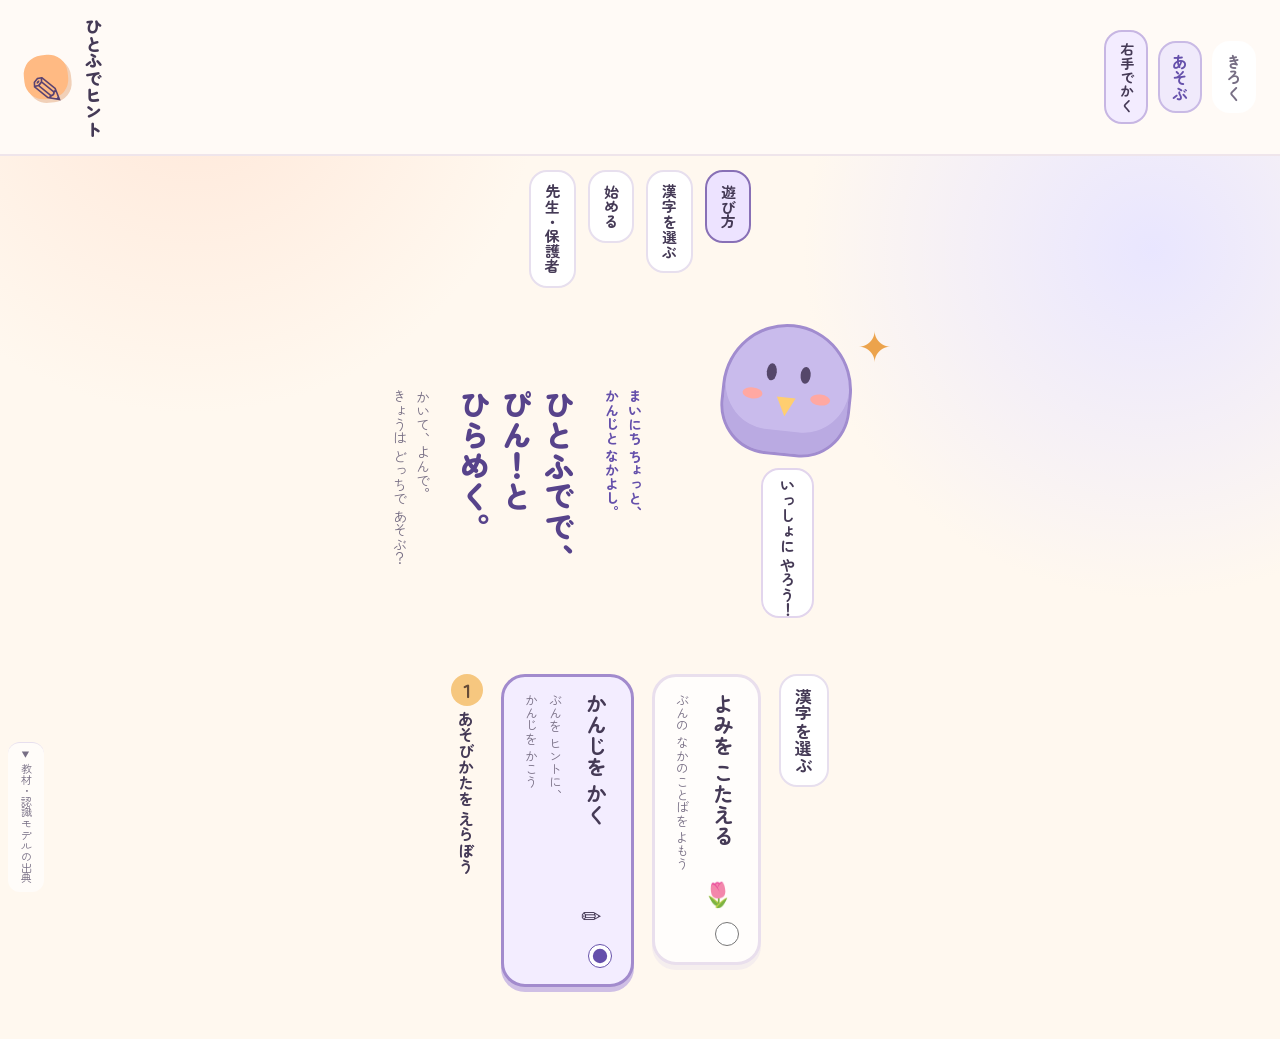
<file: index.html>
<!doctype html>
<html lang="ja">
<head><meta charset="utf-8"><meta name="viewport" content="width=device-width, initial-scale=1"><title>ひとふでヒント — かく・よむ 漢字あそび</title><link rel="stylesheet" href="style.css"><link rel="stylesheet" href="child-ui.css"><link rel="stylesheet" href="shape-checks.css"><link rel="stylesheet" href="character-cards.css"><script src="assets/ort.wasm.min.js" defer></script><script type="module" src="app.mjs"></script><script type="module" src="settings-guide.mjs"></script><link rel="stylesheet" href="vertical-pages.css"><script type="module" src="vertical-controls.mjs"></script></head>
<body class="vertical-ui">
<header><a class="brand" href="./"><span class="brand-icon">✎</span><span>ひとふでヒント<small>ひとふでから、できた！へ。</small></span></a><nav aria-label="画面を選ぶ"><button id="handToggle" type="button" aria-pressed="false" aria-label="左利きに切り替える">右手でかく</button><button id="setupTab" class="tab active">あそぶ</button><button id="progressTab" class="tab">きろく</button></nav></header>
<main>
<section id="setupView">
 <div class="intro welcome"><div><span class="eyebrow"><span class="copy-line">まいにち ちょっと、</span><span class="copy-line">かんじと なかよし。</span></span><h1 class="hero-title"><span class="hero-line">ひとふでで、</span><span class="hero-line">ぴん！と</span><span class="hero-line">ひらめく。</span></h1><p><span class="copy-line">かいて、よんで。</span><span class="copy-line">きょうは どっちで あそぶ？</span></p></div><div class="mascot" aria-hidden="true"><span class="mascot-star">✦</span><div class="bird"><i></i><i></i><b>▾</b></div><span class="mascot-message">いっしょに やろう！</span></div></div>
 <fieldset class="mode-picker"><legend><span class="step">１</span> <span class="copy-chunk">あそびかたを</span><wbr><span class="copy-chunk"> えらぼう</span></legend><label><input type="radio" name="mode" value="write" checked><span class="mode-picture">✏️</span><span><strong><span class="copy-chunk">かんじを</span><wbr><span class="copy-chunk"> かく</span></strong><small><span class="copy-chunk">ぶんを ヒントに、</span><wbr><span class="copy-chunk">かんじを かこう</span></small></span></label><label><input type="radio" name="mode" value="read"><span class="mode-picture">🌷</span><span><strong><span class="copy-chunk">よみを</span><wbr><span class="copy-chunk"> こたえる</span></strong><small><span class="copy-chunk">ぶんの なかの</span><wbr><span class="copy-chunk">ことばを よもう</span></small></span></label></fieldset>
 <div class="layout-setting" hidden><span>もんだいの むき</span><button id="verticalToggle" aria-pressed="true">たてがき ↕</button></div>
 <details class="shape-settings card"><summary>先生・保護者向け：字の形の確かめ方</summary>
  <p>文字認識 → 骨組みの確認 → 書き方の練習 → 美文字の助言。お手本との差による参考指摘は、自力正解の記録を変えません。はねなど選んだ書き方の練習と分けて扱います。変更はこの端末に保存されます。</p>
  <div class="shape-setting-grid">
   <label for="shapeCount">画数 <small>お手本と画の数を比べます。</small><select id="shapeCount" data-shape-setting="count"><option value="off">見ない</option><option value="normal">確認する</option></select></label>
   <label for="shapeDirection">書く方向 <small>反対向きに書いた画を確かめます。</small><select id="shapeDirection" data-shape-setting="direction"><option value="off">見ない</option><option value="relaxed">ゆるめ</option><option value="normal">標準</option><option value="strict">厳しめ</option></select></label>
   <label for="shapeOrder">書き順 <small>画の順番をお手本と比べます。</small><select id="shapeOrder" data-shape-setting="order"><option value="off">見ない</option><option value="relaxed">ゆるめ</option><option value="normal">標準</option><option value="strict">厳しめ</option></select></label>
  </div>
  <p class="shape-setting-note">「厳しめ」は、突き出す長さをより長く求め、突き抜けや線の間隔の許容を小さくし、払いの向きを細かく確かめます。判断が難しい場合や画数が違う場合は、お手本と比べて確認します。</p>
  <h3>美文字のヒント（正誤とは別）</h3>
  <p>正しい字を書けたかとは別に、整った書き方を確かめます。助言が出ても、正解や自力で書けた記録はそのままです。初期設定はすべて「見ない」です。</p>
  <div class="shape-setting-grid">
   <label>たての中心線にそろえる<small>「十」「土」など、中心に縦画がある字で、縦の点線に近いかを助言します。正誤とは別です。</small><select data-shape-setting="beautyCenter"><option value="off">見ない</option><option value="relaxed">ゆるめ</option><option value="normal">標準</option><option value="strict">厳しめ</option></select></label><label>縦画から左右の長さをそろえる<small>手本でも左右をそろえる形だけを対象に、横画の左右の長さを助言します。字の正誤は変えません。</small><select data-shape-setting="beautySymmetry"><option value="off">見ない</option><option value="relaxed">ゆるめ</option><option value="normal">標準</option><option value="strict">厳しめ</option></select></label><label for="beautyParallel">横線の平行 <small>同じ字の横線どうしの向きを比べます。</small><select id="beautyParallel" data-shape-setting="beautyParallel"><option value="off">見ない</option><option value="relaxed">ゆるめ</option><option value="normal">標準</option><option value="strict">厳しめ</option></select></label>
   <label for="beautySlope">横線の右上がり <small>お手本と同じ傾きかではなく、書いた横線がほどよく右上がりかを確かめます。</small><select id="beautySlope" data-shape-setting="beautySlope"><option value="off">見ない</option><option value="relaxed">ゆるめ</option><option value="normal">標準</option><option value="strict">厳しめ</option></select></label>
  </div>
  <p class="shape-setting-note">右払いは線の向きを確かめます。途中で止めたかや、筆の力の変化は判定しません。目の横線の間隔、線の長短、月形の本体の幅は下の追加項目で選べます。追加の書き方項目は、初期設定では見ません。</p>
<div class="shape-setting-grid"><label>始点・終点の位置<small>全画の線の始まりと終わりの位置を比較します。</small><select data-shape-setting="writingPosition"><option value="off">見ない</option><option value="relaxed">ゆるめ</option><option value="normal">標準</option><option value="strict">厳しめ</option></select></label><label>経路・折れ曲がり<small>全画の線の進み方と、曲がる場所を比較します。</small><select data-shape-setting="writingPath"><option value="off">見ない</option><option value="relaxed">ゆるめ</option><option value="normal">標準</option><option value="strict">厳しめ</option></select></label><label>終わりの向き<small>全画の終端の方向を比較します。筆圧や止めの力は測定しません。</small><select data-shape-setting="writingFinish"><option value="off">見ない</option><option value="relaxed">ゆるめ</option><option value="normal">標準</option><option value="strict">厳しめ</option></select></label><label>交差・突き出す長さ<small>二本の線が実際に交差しているかを確認します。手本より突出が短いだけでは指摘しません。端に近い交差や小さな隙間は見比べます。</small><select data-shape-setting="writingCrossing"><option value="off">見ない</option><option value="relaxed">ゆるめ</option><option value="normal">標準</option><option value="strict">厳しめ</option></select></label><label>線の離れ<small>お手本で離れている二本の隙間を比較します。接触の可否を必須とは断定しません。</small><select data-shape-setting="writingSeparation"><option value="off">見ない</option><option value="relaxed">ゆるめ</option><option value="normal">標準</option><option value="strict">厳しめ</option></select></label><label>部品の配置・大きさ<small>部品の位置・大きさに加え、字全体の大きさ・縦横のバランス・マス内の位置を助言します。正誤や自力正解の記録は変えません。</small><select data-shape-setting="beautyLayout"><option value="off">見ない</option><option value="relaxed">ゆるめ</option><option value="normal">標準</option><option value="strict">厳しめ</option></select></label></div>
  <p id="shapeCoverage" role="status"></p><h3>骨組みの追加確認（新規規則は自己確認）</h3><div class="shape-setting-grid"><label>骨組み・線の過不足<select data-shape-setting="structure"><option value="off">見ない</option><option value="relaxed">ゆるめ</option><option value="normal">標準</option><option value="strict">厳しめ</option></select></label><label>囲みの中の横線の本数<select data-shape-setting="internalBars"><option value="off">見ない</option><option value="relaxed">ゆるめ</option><option value="normal">標準</option><option value="strict">厳しめ</option></select></label><label>字を区別する線の長短<select data-shape-setting="identityLength"><option value="off">見ない</option><option value="relaxed">ゆるめ</option><option value="normal">標準</option><option value="strict">厳しめ</option></select></label><label>字を区別する突出<select data-shape-setting="identityExtent"><option value="off">見ない</option><option value="relaxed">ゆるめ</option><option value="normal">標準</option><option value="strict">厳しめ</option></select></label></div><h3>書き方の練習（初期は見ない）</h3><div class="shape-setting-grid"><label>短い終画の収まり<select data-shape-setting="compactEnding"><option value="off">見ない</option><option value="relaxed">ゆるめ</option><option value="normal">標準</option><option value="strict">厳しめ</option></select></label><label>はねの形<select data-shape-setting="writingHook"><option value="off">見ない</option><option value="relaxed">ゆるめ</option><option value="normal">標準</option><option value="strict">厳しめ</option></select></label><label>はらいの形<select data-shape-setting="writingSweep"><option value="off">見ない</option><option value="relaxed">ゆるめ</option><option value="normal">標準</option><option value="strict">厳しめ</option></select></label><label>払い上げの向き<select data-shape-setting="writingRise"><option value="off">見ない</option><option value="relaxed">ゆるめ</option><option value="normal">標準</option><option value="strict">厳しめ</option></select></label><label>縦線の突出・収まり<select data-shape-setting="writingBounds"><option value="off">見ない</option><option value="relaxed">ゆるめ</option><option value="normal">標準</option><option value="strict">厳しめ</option></select></label><label>線の端と線の接続<select data-shape-setting="writingContact"><option value="off">見ない</option><option value="relaxed">ゆるめ</option><option value="normal">標準</option><option value="strict">厳しめ</option></select></label></div><h3>美文字の追加ヒント（正誤と独立）</h3><div class="shape-setting-grid"><label>線の長短<select data-shape-setting="beautyLength"><option value="off">見ない</option><option value="relaxed">ゆるめ</option><option value="normal">標準</option><option value="strict">厳しめ</option></select></label><label>部品本体の幅<select data-shape-setting="beautyAspect"><option value="off">見ない</option><option value="relaxed">ゆるめ</option><option value="normal">標準</option><option value="strict">厳しめ</option></select></label><label>目の中の横線の間隔<select data-shape-setting="beautySpacing"><option value="off">見ない</option><option value="relaxed">ゆるめ</option><option value="normal">標準</option><option value="strict">厳しめ</option></select></label></div><details><summary>この字だけの調整</summary><p>共通設定が「見ない」の項目は、この字の調整でも再開しません。</p><label>漢字<select id="shapeCharacter"></select></label><label>確認項目の種類<select id="shapeRuleCategory"></select></label><div id="shapeRulePager"></div><p><a id="shapeCharacterReview" href="shape-review.html" target="_blank" rel="noopener">この字の細部を図と数値で見る</a></p><div id="shapeCharacterRules" class="shape-setting-grid"></div><button type="button" id="resetCharacterShape">この字の調整を戻す</button></details><p><a href="shape-review.html" target="_blank" rel="noopener">先生向け：全字の規則・確認状況と試し書き</a></p><button id="resetShapeSettings" type="button" class="text-button">おすすめの設定にもどす</button>
 </details>
 <div class="setup-grid"><div class="card unit-panel">
  <h2 class="step-title"><span class="step">２</span><span class="step-caption"><span class="copy-chunk">れんしゅうする</span><wbr><span class="copy-chunk"> かんじを</span><wbr><span class="copy-chunk"> えらぼう</span></span></h2>
  <div class="scope-mode-picker" role="group" aria-label="かんじのえらび方"><button type="button" data-scope-mode="characters" aria-pressed="true">かんじを えらぶ</button><button type="button" data-scope-mode="units" aria-pressed="false">単元から えらぶ</button></div>
  <div id="characterPicker">
   <p class="character-help"><span class="copy-chunk">カードを タップすると</span><wbr><span class="copy-chunk"> ひかるよ。</span><wbr><span class="copy-chunk">ひかった かんじだけ</span><wbr><span class="copy-chunk"> れんしゅうしよう。</span></p>
   <div class="character-filters"><label for="characterGradeFilter">学年をみる<select id="characterGradeFilter"><option value="">1〜6年生 ぜんぶ</option><option value="1">1年生</option><option value="2">2年生</option><option value="3">3年生</option><option value="4">4年生</option><option value="5">5年生</option><option value="6">6年生</option></select></label><label for="characterSearch">かんじをさがす<input id="characterSearch" type="search" placeholder="例：鉄" autocomplete="off" maxlength="30"></label></div>
   <div class="character-selection-actions"><button id="characterSelectAll" type="button" class="text-button">1〜6年生を全部えらぶ</button><button id="characterSelectNone" type="button" class="text-button">ぜんぶ外す</button></div>
   <div id="characterGroups" class="character-groups" aria-label="学年別の漢字カード"></div><p id="characterSearchEmpty" class="character-empty" role="status" hidden>かんじが みつかりません。さがす字や 学年を かえてね。</p>
  </div>
  <div id="unitPicker" hidden><div class="panel-top"><label class="grade-label" for="grade">学年 <select id="grade"><option value="1">1年生</option><option value="2">2年生</option><option value="3">3年生</option><option value="4">4年生</option><option value="5">5年生</option><option value="6">6年生</option></select></label><div class="selection-actions"><button id="selectAll" class="text-button">全部えらぶ</button><button id="selectNone" class="text-button">チェックを外す</button></div></div>
  <p class="unit-help"><span class="copy-chunk">れんしゅうしたい ところを</span><wbr><span class="copy-chunk"> おしてね。</span><wbr><span class="copy-chunk">「ここまで」で</span><wbr><span class="copy-chunk"> まとめて えらべるよ。</span></p>
  <div id="units" aria-label="単元の一覧"><p>漢字のデータを読み込んでいます…</p></div></div>
 </div><aside class="card summary-panel"><h2 class="step-title"><span class="step">３</span> <span class="copy-chunk">さあ、</span><wbr><span class="copy-chunk">はじめよう！</span></h2><div class="big-count"><strong id="scopeCount">0</strong><span>字</span></div><p id="selectionSummary" role="status" aria-live="polite">かんじを えらんでね。</p><div id="scopePreview" class="char-preview" aria-label="えらんだ漢字"></div>
  <label class="option"><input type="checkbox" id="multiple" checked><span>いろいろな読み方で出す<small><span class="copy-chunk">いろいろな文で、</span><wbr><span class="copy-chunk">同じ字も練習します。</span></small></span></label>
  <label class="length-label" for="sessionLength">1回の問題数 <select id="sessionLength"><option value="5">5問</option><option value="10" selected>10問</option><option value="20">20問</option></select></label>
  <button id="start" class="primary wide" disabled>あそびに いこう！ <span>→</span></button><p id="modelStatus" class="status" role="status">手書きの判定を準備しています…</p>
  <p class="small-note"><span class="copy-chunk">例文の中で、</span><wbr><span class="copy-chunk">漢字の意味を考えて</span><wbr><span class="copy-chunk">練習します。</span><wbr><span class="copy-chunk">まだ習っていない漢字は、</span><wbr><span class="copy-chunk">ひらがなで表示します。</span></p>
 </aside></div>
</section>
<section id="drillView" hidden>
 <div class="drill-top"><button id="back" class="text-button">← えらびなおす</button><span id="position"></span><span id="sessionBadge" class="badge"></span></div><div class="progress-track"><div id="progressFill"></div></div>
 <div class="drill-layout"><div class="card exercise">
  <span id="questionInstruction" class="eyebrow">□の かんじを １もじ かこう</span><div class="question-paper"><p id="reading" class="reading"></p><h1 id="masked" class="masked"></h1></div><p id="cue" class="cue"></p>
  <div id="readingControls" hidden><div id="readingHint" class="reading-hint"></div><div id="inputModes" class="input-modes" role="group" aria-label="こたえかた"><button data-input="keyboard" class="selected" aria-pressed="true">⌨️ うつ</button><button data-input="voice" aria-pressed="false">🎤 はなす</button><button data-input="handwriting" aria-pressed="false">✏️ かく</button></div><label id="readingInputLabel" for="readingInput">よみを ひらがなで いれてね</label><input id="readingInput" type="text" lang="ja" autocomplete="off" spellcheck="false" maxlength="80" placeholder="ひらがなで こたえてね"><div id="speechBox" hidden><button id="speak" class="primary wide">🎤 はなす</button><p id="speechStatus" role="status"></p><div id="speechCandidates" class="kana-candidates"></div><small>マイクを つかいます。音声はブラウザの認識サービスに送られることがあります。</small></div></div>
 <div id="writingBox">
  <div class="writing-area"><svg id="guide" viewBox="0 0 109 109" aria-hidden="true"></svg><canvas id="canvas" width="480" height="480" aria-label="漢字を書く場所"></canvas><svg id="shapeFocus" viewBox="0 0 109 109" aria-hidden="true"></svg><span class="corner">ここに かいてね</span></div>
  <div class="canvas-tools"><button id="undo">ひとふで もどす</button><button id="clear">ぜんぶ けす</button><span id="strokeCount">0画</span></div>
  </div><div id="kanaTools" hidden><button id="kanaCommit" class="primary wide">この もじを よみとる</button><p id="kanaStatus" role="status"></p><div id="kanaCandidates" class="kana-candidates"></div><button id="deleteKana">よみの さいごを けす</button></div><button id="check" class="primary wide">できた！ たしかめる 🌸</button>
 </div><aside class="card hint-panel"><span class="eyebrow">こまったら ここ！</span><h2><span class="copy-chunk">ひとふで</span><wbr><span class="copy-chunk"> おてつだい。</span></h2><p>むずかしいときは、<br>ひとふでずつ みてみよう。</p><button id="hint" class="hint-button"><span class="hint-icon">一</span><span>ひとふで みせて<small><span class="copy-chunk">すこしずつ</span><wbr><span class="copy-chunk"> おもいだそう</span></small></span></button><button id="answer" class="text-button answer-button">こたえを みる</button>
  <div class="feedback-stack"><div id="feedback" class="feedback" role="status" aria-live="polite"></div><p id="shapeIssueText" aria-live="polite"></p></div><div id="shapeIssues" role="group" aria-label="丸で確かめるところを選ぶ" hidden></div><div id="confirmation" hidden><p>じぶんの じと、こたえを みくらべよう。</p><div class="two-buttons"><button id="selfCorrect">あっている</button><button id="selfWrong">もういちど かく</button></div></div>
  <button id="next" class="primary wide" hidden>つぎへ すすむ →</button><div class="practice-note"><strong>思い出せたら、また後で。</strong><p>ヒントを使った字や間違えた字は、少し間をあけてもう一度。自力で書けた字は、翌日以降に復習します。</p></div>
 </aside></div>
</section>
<section id="resultView" hidden class="card result-panel"><span class="eyebrow">今日の練習</span><h1>おつかれさま！</h1><p id="resultMessage"></p><div id="resultCounts" class="result-counts"></div><div id="resultItems"></div><div class="two-buttons"><button id="restart" class="primary">もう一度練習する</button><button id="finish">範囲にもどる</button></div></section>
<section id="recordView" hidden><div class="intro"><span class="eyebrow">少しずつ、思い出せる字を増やそう</span><h1>学習の記録</h1><p>記録は、この端末のブラウザに保存されます。</p></div><div id="recordSummary" class="record-counts"></div><div class="card"><div class="panel-top"><h2>復習したい字</h2><button id="export" class="text-button">記録を書き出す</button><label class="text-button import-label">記録を読み込む<input id="import" type="file" accept="application/json" hidden></label></div><div id="recordList"></div><p id="storageMessage" role="status"></p></div></section>
<button id="quickStart" class="primary quick-start" disabled>あそびに いこう！ →</button><p id="fatal" role="alert" hidden></p>
</main>
<footer><span>ひとふでヒント</span><details><summary>教材・認識モデルの出典</summary><p>単元対応：ユーザー提供の東京書籍「新編 新しい国語」の教科書画面を転記。</p><p>筆順：<a href="https://kanjivg.tagaini.net/">KanjiVG</a> — Ulrich Apel · <a href="https://creativecommons.org/licenses/by-sa/3.0/">CC BY-SA 3.0</a>。語彙・読み：<a href="https://www.edrdg.org/">EDRDG / JMdict・KANJIDIC2</a> · <a href="https://www.edrdg.org/edrdg/licence.html">CC BY-SA 4.0</a>。</p><p>Character recognition powered by machine learning from <a href="https://github.com/dariyooo/DaKanji-Single-Kanji-Recognition">Dariyooo (DaAppLab)</a> · MIT。<a href="assets/DAKANJI-LICENSE.txt">ライセンス</a> / <a href="assets/ONNXRUNTIME-LICENSE.txt">ONNX Runtime · MIT</a></p><p>自動判定は参考です。判定がはっきりしないときは、答えと比べて確認します。書いた画像は外部に送信しません。</p></details></footer>
</body></html>
</file>
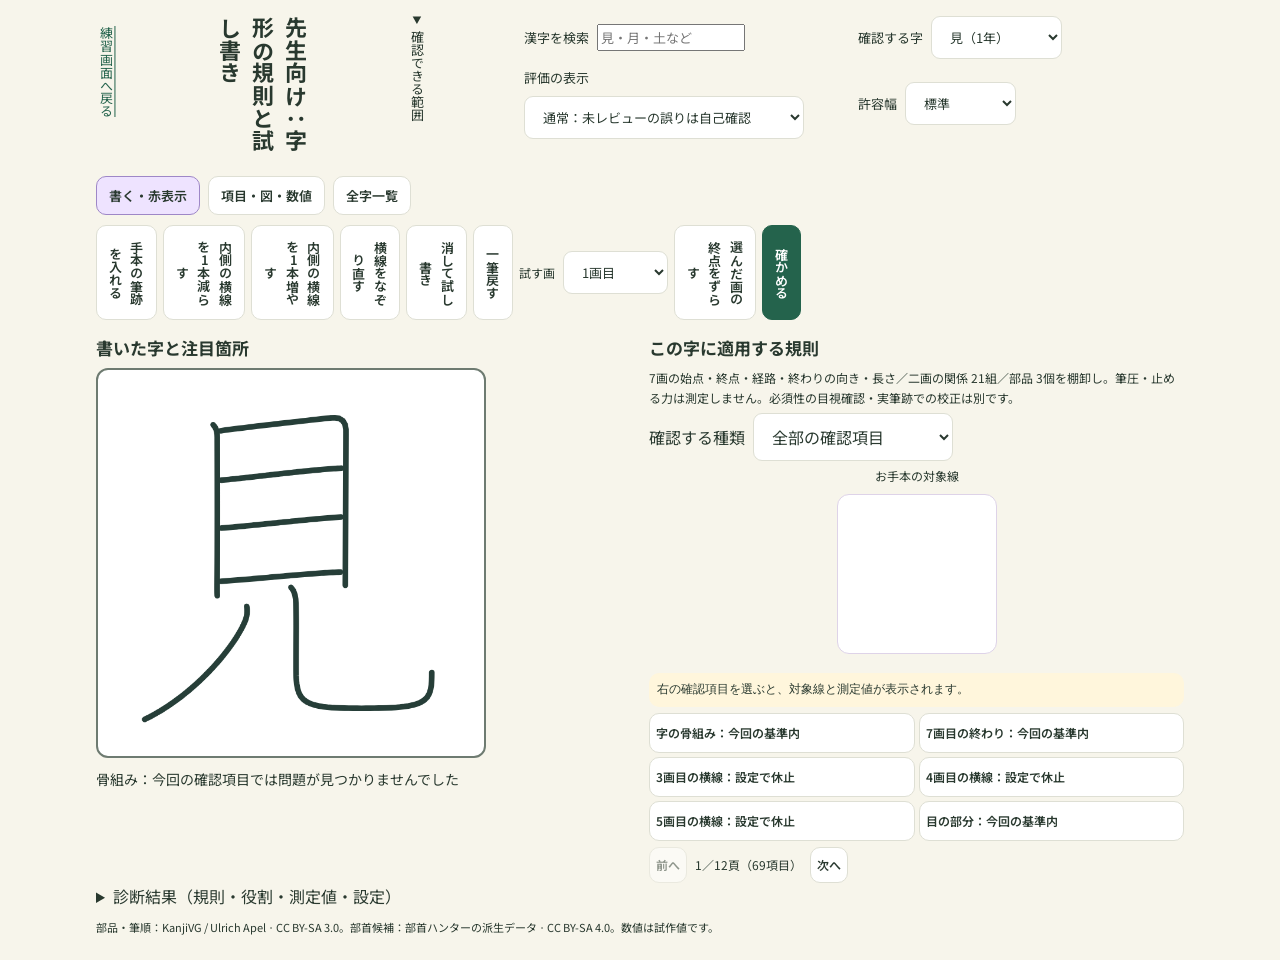
<file: shape-review.html>
<!doctype html><html lang="ja"><head><meta charset="utf-8"><meta name="viewport" content="width=device-width,initial-scale=1"><title>ひとふでヒント・字形の確認</title><link rel="stylesheet" href="style.css"><style>
body{background:#f7f5eb}main{max-width:1120px;margin:auto;padding:16px}h1{font-size:1.7rem}label{display:flex;flex-wrap:wrap;align-items:center;gap:8px}select,input{max-width:100%}.review-grid{display:grid;grid-template-columns:minmax(0,1fr) minmax(0,1fr);gap:20px}.review-canvas{position:relative;aspect-ratio:1;background:white;border:2px solid #6e7b71;border-radius:12px;overflow:visible}canvas,svg{position:absolute;width:100%;height:100%;inset:0;touch-action:none}svg{pointer-events:none;overflow:visible}#actions{display:flex;gap:8px;flex-wrap:wrap;margin:12px 0}#actions button{font-size:1rem;padding:12px}#issues button{display:block;width:100%;margin:8px 0;text-align:left}#issues small{display:block;font-size:.85rem}pre{white-space:pre-wrap;overflow-wrap:anywhere;font-size:.8rem}.table-scroll{overflow:auto}table{width:100%;border-collapse:collapse}td,th{text-align:left;padding:6px;border-bottom:1px solid #ddd}#rules{font-size:.9rem}#rules li{margin:10px 0;overflow-wrap:anywhere}.notice{background:#fff0c8;border-radius:10px;padding:14px}@media(max-width:700px){.review-grid{grid-template-columns:1fr}main{padding:12px}h1{font-size:1.4rem}}
#ruleExample{position:static;width:160px;height:160px;background:#fff;border:1px solid #ded3e8;border-radius:12px;display:block;margin:8px auto}#rules{list-style:none;padding:0;display:grid;grid-template-columns:1fr 1fr;gap:6px}#rules li{margin:0}#rules button{font-size:13px;min-height:48px;padding:8px;width:100%;text-align:left}#rules button[aria-pressed=true]{border-color:#d81b37;background:#fff0e9}#measurement{font-size:13px;background:#fff6dc;padding:10px;border-radius:10px}.rule-pager{display:flex;gap:12px;align-items:center}.rule-pager button{font-size:14px;padding:8px}#issues{max-height:130px;overflow:auto}.review-canvas{max-width:440px}#issues button{font-size:14px}.inventory-table{margin:20px 0}.inventory-table summary{cursor:pointer}.table-scroll{max-height:60vh}.review-grid{align-items:start}@media(max-width:700px){#rules{grid-template-columns:1fr 1fr}#ruleExample{width:120px;height:120px}}

[hidden]{display:none!important}.review-head{display:flex;gap:16px;align-items:flex-start;justify-content:space-between}.review-head h1{writing-mode:vertical-rl;text-orientation:upright;max-height:150px;font-size:22px;line-height:1.5;margin:0}.review-head>p{writing-mode:vertical-rl;max-height:130px;font-size:13px}.review-controls{display:grid;grid-template-columns:1fr 1fr;gap:8px;max-width:660px}.review-controls label{font-size:13px}.review-controls select{font-size:13px;min-height:38px}.review-controls input{max-width:150px}.review-scope{max-width:260px;font-size:13px}.review-scope summary{cursor:pointer;writing-mode:vertical-rl;max-height:130px}.review-scope[open]{position:absolute;z-index:10;top:60px;left:10%;right:10%;max-width:none;padding:12px;border:1px solid #dacb9e;border-radius:12px;background:#fff6dc}.review-scope .notice{margin:0}#reviewViews{display:flex;gap:8px;margin:10px 0}#reviewViews button{font-size:13px;min-height:38px;padding:8px 12px}#reviewViews button[aria-pressed=true]{background:#eee3ff;border-color:#9e87c7}#actions{gap:6px;margin:8px 0}#actions button{writing-mode:vertical-rl;text-orientation:upright;max-height:95px;padding:8px;font-size:13px}#actions button:disabled{display:none}#actions label{font-size:12px}#actions select{min-height:38px;font-size:13px}.review-grid{gap:18px}.review-grid h2{font-size:17px;margin:6px 0}.review-canvas{max-width:390px}.review-grid #coverage{font-size:12px;line-height:1.6;margin:6px 0}.review-grid #message{font-size:14px;line-height:1.6;max-width:440px}#issues{max-height:90px}#issues button{font-size:12px;padding:8px;min-height:38px}.example-pair{display:flex;justify-content:center;gap:12px}.example-pair figure{margin:5px 0;text-align:center;font-size:12px}.example-pair svg{position:static;width:110px;height:110px;border:1px solid #ded3e8;background:#fff;border-radius:12px;margin:4px auto}.small-ink{display:none}#measurement{font-size:12px;padding:8px;margin:6px 0;line-height:1.55}#rules{gap:4px;margin:6px 0}#rules button{font-size:12px;min-height:40px;padding:6px}#rules li{margin:0}.rule-pager{font-size:12px;gap:8px}.rule-pager button{min-height:36px;font-size:12px;padding:6px}.inventory-table{margin:10px 0}main>p:last-child{font-size:11px;margin:8px 0}
@media(max-width:899px){.review-grid{grid-template-columns:1fr}.review-head{gap:8px}.review-head h1{font-size:17px;max-height:140px}.review-head>p{font-size:11px}.review-controls{grid-template-columns:1fr 1fr;max-width:70%;gap:5px}.review-controls label{font-size:11px;gap:3px;display:block}.review-controls :is(input,select){font-size:12px;width:100%;min-width:0;max-width:100%}.review-scope{max-width:24px;font-size:11px}#actions button{font-size:11px;max-height:80px;padding:6px}#actions label{font-size:11px}.example-pair .small-ink{display:block}.review-canvas{max-width:340px;margin:auto}.review-grid>section{min-width:0}#reviewViews{justify-content:center;gap:6px}#reviewViews button{font-size:12px;padding:7px}#coverage{max-height:70px;overflow:auto}#rules button{font-size:11px}.example-pair svg{width:110px;height:110px}.review-grid #ruleFilter{max-width:210px}.review-grid #issues{max-height:85px}.review-grid #message{font-size:12px}}
</style></head><body><main><div class="review-head"><p><a href="index.html">練習画面へ戻る</a></p><h1>先生向け：字形の規則と試し書き</h1><details class="review-scope"><summary>確認できる範囲</summary><p class="notice">全1,026字の全画・全二画関係・全部品の確認候補を表示します。追加の骨組み規則は資料・目視レビュー待ちです。合成筆跡のテストと児童の実筆跡による校正は別です。ここでの操作は学習記録を変更しません。</p></details><div class="review-controls">
<label>漢字を検索<input id="search" placeholder="見・月・土など" maxlength="20"></label><label>確認する字<select id="character"></select></label><label>評価の表示<select id="mode"><option value="normal">通常：未レビューの誤りは自己確認</option><option value="evaluation">検証用：候補の測定結果を表示</option></select></label><label>許容幅<select id="level"><option value="relaxed">ゆるめ</option><option value="normal" selected>標準</option><option value="strict">厳しめ</option></select></label>
</div></div><nav id="reviewViews" aria-label="表示する情報"><button id="reviewInkTab" type="button">書く・赤表示</button><button id="reviewRulesTab" type="button">項目・図・数値</button><button id="reviewCatalogTab" type="button">全字一覧</button></nav><div id="actions"><button id="reference">手本の筆跡を入れる</button><button id="missing">内側の横線を1本減らす</button><button id="extra">内側の横線を1本増やす</button><button id="retrace">横線をなぞり直す</button><button id="clear">消して試し書き</button><button id="undo">一筆戻す</button><label>試す画<select id="testStroke"></select></label><button id="shiftEndpoint">選んだ画の終点をずらす</button><button id="check" class="primary">確かめる</button></div>
<div class="review-grid"><section><h2>書いた字と注目箇所</h2><div class="review-canvas"><canvas id="ink" width="654" height="654"></canvas><svg id="focus" viewBox="0 0 109 109"></svg></div><p id="message" aria-live="polite"></p><div id="issues"></div></section><section><h2>この字に適用する規則</h2><p id="coverage"></p><label>確認する種類<select id="ruleFilter"></select></label><div class="example-pair"><figure><figcaption>お手本の対象線</figcaption><svg id="ruleExample" viewBox="0 0 109 109" aria-label="選んだ確認項目のお手本"></svg></figure><figure class="small-ink"><figcaption>書いた字の対象線</figcaption><svg id="ruleInkSmall" viewBox="0 0 109 109" aria-label="書いた字の同じ箇所"></svg></figure></div><pre id="measurement" aria-live="polite"></pre><ul id="rules"></ul><div class="rule-pager"><button id="rulePrevious">前へ</button><span id="rulePage"></span><button id="ruleNext">次へ</button></div></section></div>
<details><summary>診断結果（規則・役割・測定値・設定）</summary><pre id="diagnostics"></pre></details><details class="inventory-table"><summary>全1,026字の棚卸し一覧を開く</summary><h2>全字の対応状況</h2><p id="totals"></p><div class="table-scroll"><table><thead><tr><th>字</th><th>学年</th><th>画</th><th>二画の組</th><th>部品</th><th>規則</th><th>教育上の確認・実筆跡</th></tr></thead><tbody id="catalog"></tbody></table></div></details>
<p>部品・筆順：KanjiVG / Ulrich Apel · CC BY-SA 3.0。部首候補：部首ハンターの派生データ · CC BY-SA 4.0。数値は試作値です。</p></main><script type="module" src="shape-review.mjs"></script></body></html>
</file>
<file: style.css>
@import url('https://fonts.googleapis.com/css2?family=Noto+Sans+JP:wght@400;500;600;700;800&display=swap');
:root{--ink:#29392f;--muted:#66756b;--paper:#f6f5ee;--green:#24634c;--line:#dedfd4;--orange:#d47637;--light:#e8f0e6}*{box-sizing:border-box}body{margin:0;background:var(--paper);color:var(--ink);font-family:'Noto Sans JP',system-ui,sans-serif;line-height:1.65}button,select,input{font:inherit}button,select{cursor:pointer}button{border:1px solid var(--line);border-radius:10px;padding:10px 16px;background:white;color:var(--ink);font-weight:600}button:hover{background:#f0f3eb}button:disabled{opacity:.5;cursor:not-allowed}button:focus-visible,a:focus-visible,input:focus-visible,select:focus-visible{outline:3px solid #d6904f;outline-offset:3px}button.primary{background:var(--green);border-color:var(--green);color:white;padding:15px 20px}button.primary:hover{background:#184d3a}button[hidden],[hidden]{display:none!important}header{padding:22px max(24px,calc((100vw - 1180px)/2));border-bottom:1px solid var(--line);display:flex;align-items:center;justify-content:space-between;gap:20px;background:#faf9f3}.brand{display:flex;gap:12px;align-items:center;text-decoration:none;color:var(--ink);font-size:20px;font-weight:800;white-space:nowrap}.brand-icon{display:grid;place-items:center;background:var(--green);color:white;font-size:32px;width:45px;height:45px;border-radius:12px;transform:rotate(-6deg)}.brand small{display:block;font-size:11px;font-weight:400;color:var(--muted);letter-spacing:.06em}nav{display:flex;gap:8px}.tab{border:0;background:transparent;color:var(--muted);font-size:13px}.tab.active{background:var(--light);color:var(--green)}main{max-width:1180px;margin:auto;padding:40px 24px 60px}.intro{margin:0 0 30px}.eyebrow{font-size:12px;letter-spacing:.12em;color:var(--green);font-weight:700}h1{font-size:clamp(23px,3vw,32px);margin:10px 0 12px;letter-spacing:.025em;line-height:1.5}h2{font-size:19px;margin:10px 0}p{margin:10px 0}.intro p{color:var(--muted);font-size:14px}.mobile{display:none}.setup-grid{display:grid;grid-template-columns:minmax(0,1fr) 320px;gap:24px;align-items:start}.card{background:#fffef9;border:1px solid var(--line);border-radius:18px;padding:24px;box-shadow:0 4px 18px #2f463504}.panel-top{display:flex;gap:12px;align-items:center;justify-content:space-between;flex-wrap:wrap}.grade-label{display:flex;align-items:center;gap:15px;font-weight:700}select{border:1px solid var(--line);background:white;padding:10px 36px 10px 14px;border-radius:9px;color:var(--ink)}.selection-actions{display:flex;gap:4px}.text-button{border:0;background:transparent;color:var(--green);padding:8px;font-size:13px}.unit-help{font-size:12px;color:var(--muted);padding-bottom:12px}.volume-heading{font-size:12px;margin:20px 0 8px;color:var(--muted);font-weight:700}.unit-row{display:flex;align-items:center;border-top:1px solid #e9e9de;gap:8px;padding:12px 0}.unit-row label{flex:1;display:flex;gap:12px;align-items:flex-start;cursor:pointer;font-size:13px;min-width:0}.unit-row input,.option input{width:19px;height:19px;flex-shrink:0;accent-color:var(--green);margin:3px 0}.unit-row small{display:block;font-size:11px;color:var(--muted);margin-top:4px}.unit-row .until{white-space:nowrap;font-size:11px;background:#f3f5ed;border:0;padding:6px 8px}.unit-row:has(input:checked){background:#f0f5ec;margin:0 -12px;padding-left:12px;padding-right:12px;border-radius:8px}.summary-panel{position:sticky;top:24px}.big-count{display:flex;align-items:baseline;gap:10px;padding-top:5px}.big-count strong{font-size:70px;line-height:1.3;letter-spacing:-.06em;color:var(--green)}.big-count span{color:var(--muted)}#selectionSummary{font-size:13px;color:var(--muted)}.char-preview{border-top:1px solid var(--line);border-bottom:1px solid var(--line);padding:15px 0;margin:20px 0;display:flex;flex-wrap:wrap;gap:5px;max-height:160px;overflow:auto}.char-preview span{background:var(--light);border-radius:5px;padding:2px 7px;font-size:16px}.option{display:flex;align-items:flex-start;gap:10px;font-size:13px;cursor:pointer}.option small{display:block;font-size:11px;color:var(--muted);margin-top:4px}.length-label{display:flex;align-items:center;justify-content:space-between;gap:10px;margin:20px 0;font-size:13px}.wide{width:100%;display:flex;justify-content:center;gap:20px;align-items:center}.status{font-size:11px;color:var(--muted)}.small-note{font-size:11px;color:var(--muted);padding-top:12px;border-top:1px solid var(--line);line-height:1.8}.drill-top{display:flex;gap:16px;align-items:center;font-size:13px}.drill-top #position{margin-left:auto}.badge{border-radius:20px;background:var(--light);padding:4px 10px;font-size:11px;color:var(--green)}.progress-track{height:5px;background:#dfe4d9;border-radius:5px;margin:16px 0 25px}.progress-track div{height:100%;background:var(--green);border-radius:5px;transition:width .2s}.drill-layout{display:grid;grid-template-columns:minmax(0,620px) 1fr;gap:24px}.exercise{text-align:center;padding:26px}.reading{font-size:22px;font-weight:600;margin:12px 0 0;letter-spacing:.08em}.masked{font-size:38px;margin:4px 0 5px;letter-spacing:.15em;overflow-wrap:anywhere}.cue{font-size:11px;color:var(--muted);min-height:18px}.writing-area{width:min(100%,380px);aspect-ratio:1;margin:18px auto 12px;position:relative;background-color:#fffefb;background-image:linear-gradient(90deg,transparent calc(50% - .5px),#e9e4d7 50%,transparent calc(50% + .5px)),linear-gradient(transparent calc(50% - .5px),#e9e4d7 50%,transparent calc(50% + .5px));border:2px solid #cdcbb9;border-radius:10px;overflow:hidden;touch-action:none}#canvas,#guide{position:absolute;inset:0;width:100%;height:100%}#canvas{touch-action:none;z-index:2;cursor:crosshair}#guide{z-index:1;fill:none;stroke:var(--orange);stroke-width:3;stroke-linecap:round;stroke-linejoin:round}.corner{position:absolute;bottom:8px;right:12px;color:#b8b4a6;font-size:10px;pointer-events:none;z-index:0}.canvas-tools{max-width:380px;margin:0 auto 20px;display:flex;gap:8px;align-items:center}.canvas-tools button{font-size:12px;padding:7px 12px}.canvas-tools span{margin-left:auto;font-size:12px;color:var(--muted)}.hint-panel{padding:28px}.hint-panel>p{font-size:13px;color:var(--muted)}.hint-button{width:100%;display:flex;align-items:center;text-align:left;gap:15px;margin:24px 0 10px;padding:15px;background:#fbefe1;border-color:#edd7bf}.hint-button small{display:block;font-size:11px;color:var(--muted);font-weight:400;margin-top:4px}.hint-icon{font-size:30px;color:var(--orange)}.answer-button{width:100%;text-align:center}.feedback{margin:24px 0 15px;font-size:14px;white-space:pre-line}.feedback.good{color:var(--green);background:var(--light);padding:16px;border-radius:10px}.feedback.review{background:#fcf1e3;padding:16px;border-radius:10px;color:#80522a}.practice-note{margin-top:35px;border-top:1px solid var(--line);padding-top:22px;color:var(--muted);font-size:11px}.practice-note strong{color:var(--ink);font-size:12px}.two-buttons{display:flex;gap:10px;flex-wrap:wrap}.two-buttons button{flex:1;min-width:130px}.result-panel{max-width:750px;margin:40px auto}.result-counts,.record-counts{display:grid;grid-template-columns:repeat(3,1fr);gap:12px;margin:25px 0}.metric{padding:20px;background:var(--light);border-radius:12px}.metric strong{display:block;color:var(--green);font-size:30px}.metric span{font-size:12px;color:var(--muted)}.record-row,.result-row{display:flex;gap:18px;align-items:center;padding:14px 0;border-bottom:1px solid var(--line)}.record-char{font-size:28px;min-width:35px}.record-row small,.result-row small{display:block;font-size:11px;color:var(--muted)}.result-row .badge{margin-left:auto}.import-label{cursor:pointer}.record-summary-help{font-size:12px}.record-detail{flex:1}.reason-label{color:#9a5d30;font-size:12px}footer{border-top:1px solid var(--line);max-width:1180px;margin:auto;padding:25px 24px 40px;color:var(--muted);font-size:11px;display:flex;gap:30px;justify-content:space-between}footer details{max-width:720px}a{color:var(--green)}#fatal{padding:20px;background:#fff0e6;color:#8a4a29;border-radius:12px}#storageMessage{font-size:12px;color:var(--muted)}@media(max-width:850px){.setup-grid{grid-template-columns:1fr 280px;gap:16px}.card{padding:18px}.drill-layout{grid-template-columns:1fr 280px;gap:16px}.hint-panel{padding:20px}main{padding:25px 18px 40px}header{padding:16px 18px}.brand{font-size:17px}.brand-icon{width:38px;height:38px}.panel-top{gap:8px}}@media(max-width:650px){header{flex-wrap:wrap;padding:14px 18px}nav{margin-left:auto}.tab{font-size:11px;padding:8px}.brand{font-size:16px}.brand small{font-size:9px}.intro h1{font-size:23px}.mobile{display:block}.setup-grid,.drill-layout{grid-template-columns:1fr}.summary-panel{position:static}.summary-panel .big-count strong{font-size:48px}.char-preview{max-height:95px}.drill-layout .exercise{padding:18px}.writing-area{width:min(100%,360px)}.hint-panel h2{font-size:17px}.hint-panel>p,.practice-note{display:none}.hint-button{margin:15px 0 6px}.feedback{margin-top:14px}.masked{font-size:32px}.result-counts,.record-counts{gap:6px}.metric{padding:12px}.metric strong{font-size:24px}footer{display:block}footer details{margin-top:12px}.unit-row label{font-size:12px}.result-panel{margin:15px 0}.result-row{gap:10px}}
</file>
<file: child-ui.css>
@import url('https://fonts.googleapis.com/css2?family=Zen+Maru+Gothic:wght@400;500;700;900&display=swap');
:root{--ink:#453a56;--muted:#776e84;--paper:#fff8ef;--green:#6550ab;--line:#e7dfee;--orange:#eb9860;--light:#f0eafb}
body{font-family:'Zen Maru Gothic','Noto Sans JP',system-ui,sans-serif;background:radial-gradient(circle at 15% 6%,#ffe7d8 0,transparent 24%),radial-gradient(circle at 90% 24%,#e9e6ff 0,transparent 25%),var(--paper)}
header{background:#fffaf6;border-bottom:2px solid #efe5eb;padding-block:18px}.brand{font-size:23px}.brand small{font-size:12px}.brand-icon{background:#ffba83;color:#594271;border-radius:19px;width:56px;height:56px;font-size:40px;box-shadow:3px 4px 0 #f1d0b8}
button,select{min-height:56px;border-radius:18px;border-width:2px;font-size:17px;padding:12px 18px;font-weight:700;transition:transform .15s,background .15s;touch-action:manipulation}button:hover{background:#f0eafb;transform:translateY(-2px)}button:active{transform:translateY(2px)}button:disabled{transform:none;opacity:.55}button.primary{background:#6550ab;border-color:#6550ab;box-shadow:0 5px 0 #493885;font-size:20px;min-height:66px}button.primary:hover{background:#7461b5}.tab{font-size:16px;border:2px solid transparent;background:#fff}.tab.active{border-color:#c9bae5;background:#f0eafb}
main{padding-top:32px;max-width:1160px}.card{border:2px solid #eadfeb;border-radius:28px;box-shadow:0 7px 0 #eadfeb80;background:#fffcf9}.welcome{display:flex;align-items:center;justify-content:space-between;padding:8px 28px 20px;gap:24px}.welcome h1{font-size:clamp(34px,4.5vw,52px);font-weight:900;line-height:1.45;letter-spacing:.05em;color:#57438b;margin:8px 0}.intro p{font-size:17px}.eyebrow{font-size:15px;letter-spacing:.02em}.mascot{position:relative;min-width:210px;padding:10px 24px 30px;text-align:center}.bird{background:#c9bbec;border:3px solid #a18ccf;width:130px;height:132px;border-radius:60% 60% 45% 45%;position:relative;transform:rotate(6deg);display:flex;justify-content:center;gap:24px;padding-top:38px;margin:auto;box-shadow:inset 0 -22px 0 #baaae2}.bird:before,.bird:after{content:'';position:absolute;top:64px;width:20px;height:11px;background:#ffa8a2;border-radius:50%}.bird:before{left:18px}.bird:after{right:18px}.bird i{width:10px;height:17px;border-radius:50%;background:#55476a}.bird b{position:absolute;top:55px;color:#ffce70;font-size:38px;line-height:1}.mascot-star{position:absolute;top:-5px;right:0;color:#eca34c;font-size:42px}.mascot-message{background:white;border:2px solid #e2d5ed;border-radius:18px;padding:8px 12px;display:inline-block;position:relative;margin-top:12px;font-size:15px;font-weight:700}
.mode-picker{border:0;padding:0;margin:0 0 14px;display:grid;grid-template-columns:1fr 1fr;gap:18px}.mode-picker legend{font-size:20px;font-weight:700;padding:0;margin-bottom:16px}.step{display:inline-grid;place-items:center;width:32px;height:32px;background:#f6c77f;color:#654b37;border-radius:50%;font-size:19px;margin-right:7px}.mode-picker label{display:flex;align-items:center;gap:15px;background:#fffdfb;border:3px solid #e9dfed;border-radius:24px;padding:21px;cursor:pointer;min-height:112px;position:relative;box-shadow:0 5px 0 #e9dfed70}.mode-picker label:has(input:checked){border-color:#a28bcd;background:#f3edff;box-shadow:0 5px 0 #cfbfe5}.mode-picker input{width:24px;height:24px;accent-color:#6550ab;flex-shrink:0}.mode-picker strong{font-size:24px;display:block}.mode-picker small{font-size:14px;display:block;color:var(--muted)}.mode-picture{font-size:35px}.layout-setting{display:flex;justify-content:flex-end;align-items:center;gap:12px;margin:18px 0 28px;font-size:14px}.layout-setting button{font-size:15px;min-height:48px}.step-title{font-size:19px;margin-top:0;margin-bottom:22px}.setup-grid{grid-template-columns:minmax(0,1fr) 350px}.grade-label{font-size:18px}.text-button{font-size:16px;min-height:52px;border:2px solid #e9dfed;background:#fff;padding:9px 14px}.unit-help{font-size:14px}.unit-row{padding-block:15px;gap:12px}.unit-row label{font-size:17px;align-items:center;min-height:62px}.unit-row input,.option input{width:26px;height:26px}.unit-row small{font-size:14px}.unit-row .until{font-size:15px;min-height:52px;padding:9px 12px;border:2px solid #e2d7ec;background:#f6efff}.unit-row:has(input:checked){background:#f3edff;border-radius:16px}.volume-heading{font-size:15px}.option,.length-label,#selectionSummary{font-size:16px}.option small{font-size:13px}.small-note,.status{font-size:12px}.char-preview span{font-size:20px}.char-preview{margin:12px 0}.summary-panel .big-count strong{font-size:56px}.big-count{padding-top:0}.length-label select{padding-inline:10px;min-width:92px}
.drill-layout{grid-template-columns:minmax(0,650px) 1fr}.drill-top{font-size:16px}.badge{font-size:13px}.progress-track{height:10px;border-radius:20px;background:#e8def4}.progress-track div{border-radius:20px;background:#a490d3}.question-paper{display:flex;justify-content:center;align-items:center;gap:24px;background:#fff5df;border-radius:22px;padding:22px 18px;margin:16px 0;min-height:130px;background-image:repeating-linear-gradient(0deg,transparent 0,transparent 35px,#f1e4c8 36px,transparent 37px)}.question-paper .masked{margin:0;font-size:44px;font-family:'Yu Mincho','Noto Serif JP',serif;line-height:1.6;max-width:100%;overflow-wrap:anywhere}.question-paper .reading{font-size:24px;margin:0}.vertical-ui .question-paper{flex-direction:row-reverse;min-height:210px}.vertical-ui .masked,.vertical-ui .reading{writing-mode:vertical-rl;text-orientation:upright;max-height:330px;letter-spacing:.12em}.cue{font-size:15px}.writing-area{border:3px solid #cdbdde;border-radius:22px;background-color:white;width:min(100%,330px)}.corner{font-size:13px}.canvas-tools button{min-height:52px;font-size:15px;padding:9px 12px}.canvas-tools span{font-size:14px}.hint-panel h2{font-size:24px}.hint-panel>p{font-size:16px}.hint-button{border-width:2px;background:#fff0d7;border-color:#edcf9d;border-radius:20px;min-height:82px}.hint-button small{font-size:13px}.answer-button{margin-top:15px}.feedback{font-size:18px}.practice-note,.practice-note strong{font-size:13px}.result-panel h1{color:#6550ab}.metric span{font-size:14px}.record-row small{font-size:13px}.result-counts,.record-counts{grid-template-columns:repeat(3,minmax(0,1fr))}
.input-modes{display:flex;gap:8px;margin:18px 0}.input-modes button{flex:1;padding:12px 6px;font-size:18px}.input-modes .selected{background:#f0eafb;border-color:#a28bcd}.reading-hint{display:flex;justify-content:center;gap:6px;flex-wrap:wrap;min-height:64px}.kana-hint-tile{display:grid;place-items:center;width:58px;height:68px;border:2px dashed #deca9b;background:#fff5de;border-radius:14px;font-size:40px}.kana-hint-tile svg{width:100%;height:100%;fill:none;stroke:#df864e;stroke-width:3.5;stroke-linecap:round;stroke-linejoin:round}.vertical-ui .reading-hint{flex-direction:column;align-content:center;max-height:290px}.vertical-ui .kana-hint-tile{width:56px;height:56px}.reading-hint:empty{display:none}#readingInputLabel{display:block;font-size:15px;margin-top:12px;text-align:left}#readingInput{width:100%;min-height:66px;border:3px solid #cdbdde;border-radius:18px;background:#fff;font-size:25px;padding:14px;color:#453a56;margin:8px 0 18px}#readingInput::placeholder{font-size:18px;color:#8d829a}.kana-candidates{display:flex;gap:9px;justify-content:center;flex-wrap:wrap;margin:12px 0}.kana-candidates button{font-size:29px;min-width:56px}#speechBox{margin:12px 0 20px}#speechBox small{display:block;color:var(--muted);font-size:12px}#speechStatus,#kanaStatus{font-size:16px}#kanaTools{margin-bottom:20px}#deleteKana{font-size:15px}.vertical-ui .intro h1{writing-mode:vertical-rl;max-height:280px;font-size:36px}.vertical-ui .welcome{justify-content:center;gap:110px}.vertical-ui .welcome>div:first-child{display:flex;flex-direction:row-reverse;gap:28px;align-items:center}.vertical-ui .welcome .eyebrow,.vertical-ui .welcome p{writing-mode:vertical-rl;max-height:250px;font-size:16px}.vertical-ui .welcome h1 br{display:none}
@media(prefers-reduced-motion:reduce){*,*:before,*:after{transition:none!important;animation:none!important}html{scroll-behavior:auto}}
@media(max-width:900px){.setup-grid,.drill-layout{grid-template-columns:minmax(0,1fr) 300px;gap:16px}.mode-picker strong{font-size:21px}.mode-picture{font-size:29px}.mode-picker label{padding:16px;gap:10px}.card{padding:19px}.vertical-ui .welcome{gap:45px}.vertical-ui .welcome>div:first-child{gap:18px}.unit-row label{font-size:16px}.selection-actions{flex-wrap:wrap}.unit-row .until{font-size:14px;padding:7px 10px}}
@media(max-width:720px){header{padding:14px 16px;gap:10px;flex-wrap:wrap}.brand{font-size:20px}.brand small{font-size:11px}nav{margin-left:0}.tab{font-size:15px;min-height:48px;padding:8px 14px}main{padding:22px 14px 36px}.setup-grid,.drill-layout{grid-template-columns:1fr}.welcome{padding:10px 0;gap:10px}.mascot{min-width:120px;padding:10px 0 20px}.bird{width:95px;height:100px;gap:18px;padding-top:28px}.bird:before,.bird:after{top:49px;width:15px}.bird:before{left:9px}.bird:after{right:9px}.bird b{top:42px;font-size:30px}.mascot-star{font-size:28px}.mascot-message{font-size:11px;padding:6px 8px}.welcome h1{font-size:32px}.intro p{font-size:14px}.eyebrow{font-size:13px}.vertical-ui .welcome{gap:24px}.vertical-ui .welcome>div:first-child{gap:10px}.vertical-ui .intro h1{font-size:29px;max-height:250px}.vertical-ui .welcome .eyebrow,.vertical-ui .welcome p{font-size:13px;max-height:235px}.mode-picker{grid-template-columns:1fr;gap:13px;margin-top:15px}.mode-picker legend{font-size:18px}.mode-picker label{min-height:92px}.mode-picker strong{font-size:23px}.mode-picker small{font-size:13px}.mode-picture{font-size:33px}.layout-setting{margin:16px 0 20px}.summary-panel{position:static}.step-title{font-size:18px}.unit-row label{font-size:16px}.unit-row small{font-size:13px}.unit-help{font-size:13px}.selection-actions{gap:8px}.text-button{font-size:15px}.drill-layout .exercise{padding:18px 14px}.question-paper{min-height:120px}.vertical-ui .question-paper{min-height:170px}.question-paper .masked{font-size:37px}.vertical-ui .masked{max-height:265px}.writing-area{width:min(100%,310px)}.hint-panel>p{display:block}.hint-panel h2{font-size:23px}.hint-button{margin-top:16px}.drill-top{gap:8px;font-size:14px}.drill-top .text-button{font-size:14px;padding:9px 10px}.badge{font-size:12px}.result-counts,.record-counts{gap:8px}.metric{padding:12px 8px;min-width:0}.metric span{font-size:12px;overflow-wrap:anywhere}.metric strong{font-size:27px}.record-row,.result-row{gap:9px;flex-wrap:wrap}.record-detail{min-width:140px}.result-panel{margin:14px 0}.reading-hint{gap:4px}.input-modes button{font-size:17px}.kana-hint-tile{width:50px;height:58px}.vertical-ui .kana-hint-tile{width:48px;height:48px}.corner{font-size:12px}.canvas-tools button{font-size:14px}}
.quick-start{display:none}@media(max-width:720px){#units{max-height:410px;overflow:auto;padding:0 12px 5px;margin:0 -12px;overscroll-behavior:contain}body:has(#setupView:not([hidden])) .quick-start{display:flex;position:fixed;bottom:14px;left:16px;right:16px;width:calc(100% - 32px);z-index:10;justify-content:center;box-shadow:0 5px 0 #493885,0 0 0 9px #fff8efe8}body:has(#setupView:not([hidden])) footer{padding-bottom:105px}.vertical-ui .intro h1{max-height:330px}.vertical-ui .welcome{gap:14px}}@media(max-width:400px){.vertical-ui .welcome .eyebrow{display:none}.vertical-ui .intro h1{font-size:27px}.vertical-ui .welcome p{font-size:12px}.vertical-ui .welcome>div:first-child{gap:8px}.mascot{min-width:105px}}
.vertical-ui .welcome>div:first-child{width:300px;min-width:0;flex:none;justify-content:center}@media(max-width:720px){.vertical-ui .welcome>div:first-child{width:170px}}@media(max-width:400px){.vertical-ui .welcome>div:first-child{width:145px}}
.question-paper:has(.sentence){background-image:repeating-linear-gradient(90deg,transparent 0,transparent 53px,#f0e2c4 54px,transparent 55px);padding:26px 22px;min-height:250px}
.question-paper .sentence{font-family:'Zen Maru Gothic','Yu Mincho',serif;font-weight:500;font-size:27px;line-height:2.1;letter-spacing:.05em;text-align:left;white-space:pre-wrap;max-width:100%;margin:0}
.vertical-ui .question-paper .sentence{max-height:360px;max-width:100%;writing-mode:vertical-rl;text-orientation:mixed;letter-spacing:.09em;line-height:2.2}
.sentence-target{color:#58408d;background:#efe5ff;border-radius:6px;padding:3px 4px;font-weight:700;box-decoration-break:clone;-webkit-box-decoration-break:clone}.sentence-target rt{font-size:.57em;color:#8d4931;font-weight:700;letter-spacing:.05em}.target-text{border-bottom:2px solid #a58acb}.vertical-ui .target-text{border-bottom:0;border-left:2px solid #a58acb}
.vertical-ui .question-paper:has(.sentence){align-items:center;justify-content:center}
@media(max-width:720px){.question-paper:has(.sentence){padding:23px 13px;min-height:290px}.question-paper .sentence{font-size:23px;line-height:2}.vertical-ui .question-paper .sentence{max-height:340px;line-height:2.25}.question-paper:has(.sentence){background-size:auto}#questionInstruction{font-size:14px}}
/* Keep short UI phrases together; authored lines define the headline rhythm. */
.copy-chunk{display:inline-block;white-space:nowrap;max-width:100%}.copy-line{display:block;white-space:nowrap}.hero-line{display:block;white-space:nowrap}.welcome .hero-title{line-height:1.4}.welcome>div:first-child{min-width:0}.mode-picker label>span:last-child{min-width:0;flex:1}.mode-picker strong,.mode-picker small,.hint-panel h2,.unit-help,.small-note{word-break:normal;overflow-wrap:normal;line-break:strict}.unit-panel>.step-title{display:flex;align-items:flex-start;gap:10px}.unit-panel>.step-title>.step{flex:none;margin-right:0;margin-top:2px}.step-caption{min-width:0;line-height:1.65}.mode-picker small{margin-top:5px;line-height:1.8}.mascot-message{white-space:nowrap;width:max-content;display:block;left:50%;transform:translateX(-50%)}
.vertical-ui .welcome .hero-title{font-size:34px;max-height:none;flex:none}.vertical-ui .welcome .eyebrow,.vertical-ui .welcome p{max-height:none;flex:none;line-height:1.65}.vertical-ui .welcome>div:first-child{gap:18px}.vertical-ui .welcome .copy-line{padding-block:0;letter-spacing:0}.vertical-ui .welcome .hero-line{letter-spacing:.025em}
@media(max-width:900px){.vertical-ui .welcome>div:first-child{gap:12px}.vertical-ui .welcome .hero-title{font-size:31px}.mode-picker strong{font-size:21px}}
@media(max-width:720px){.vertical-ui .welcome .hero-title{font-size:25px}.vertical-ui .welcome>div:first-child{width:165px;gap:9px}.vertical-ui .welcome .eyebrow{display:none}.vertical-ui .welcome p{font-size:12px}.vertical-ui .welcome{gap:12px}.mascot{min-width:120px}.mode-picker strong{font-size:22px}.hint-panel h2{font-size:22px}body:not(.vertical-ui) .welcome{display:block;position:relative}body:not(.vertical-ui) .welcome>div:first-child{width:100%}body:not(.vertical-ui) .welcome .hero-title{font-size:clamp(26px,7vw,32px)}body:not(.vertical-ui) .welcome .mascot{position:absolute;right:0;top:8px;transform:scale(.75);transform-origin:top right}body:not(.vertical-ui) .welcome .eyebrow{font-size:12px}body:not(.vertical-ui) .welcome .eyebrow .copy-line{display:inline-block}body:not(.vertical-ui) .welcome p{position:relative;margin-top:18px}}
@media(max-width:400px){.vertical-ui .welcome .hero-title{font-size:24px}.vertical-ui .welcome>div:first-child{width:145px;gap:7px}.vertical-ui .welcome{gap:8px}.mode-picker label{gap:8px}.mode-picker strong{font-size:21px}.mode-picker small{font-size:12px}.unit-panel>.step-title{font-size:17px;gap:8px}.hint-panel h2{font-size:21px}}
</file>
<file: shape-checks.css>
.shape-settings{margin:0 0 28px;font-size:15px;writing-mode:horizontal-tb}
.shape-settings summary{cursor:pointer;font-weight:700;min-height:36px;line-height:1.7}
.shape-settings p{font-size:14px;line-height:1.8}
.shape-setting-grid{display:grid;grid-template-columns:repeat(2,minmax(0,1fr));gap:18px;margin:20px 0}
.shape-setting-grid label{display:flex;flex-direction:column;gap:7px;font-weight:700;min-width:0}
.shape-setting-grid small{font-weight:400;font-size:13px;line-height:1.7;color:var(--muted)}
.shape-setting-grid select{width:100%;min-width:0}
.shape-setting-note{color:var(--muted)}
#shapeFocus{position:absolute;inset:0;width:100%;height:100%;pointer-events:none;z-index:3;fill:none;stroke:#b04e25;stroke-width:1.8;stroke-linecap:round;stroke-linejoin:round}
#shapeFocus path{stroke-dasharray:3 2}
#shapeFocus .focus-circle{stroke-width:1.2;fill:#fff0d833}
#shapeFocus .focus-anchor{stroke-width:.6;fill:#b04e25}
#shapeIssues{display:flex;flex-wrap:wrap;gap:8px;margin:12px 0}
#shapeIssues[hidden]{display:none}
#shapeIssues button{min-height:44px;font-size:15px;padding:10px 14px}
#shapeIssues button[aria-pressed="true"]{background:#fff0d8;border-color:#b04e25;color:#853715}
@media(max-width:650px){.shape-setting-grid{grid-template-columns:1fr}.shape-settings{padding:18px}}

.writing-area{overflow:visible}
#shapeFocus{overflow:visible}
#shapeCharacter{width:100%;max-width:100%}
#shapeCharacterRules label{overflow-wrap:anywhere}
#shapeIssueText{font-size:16px;line-height:1.7;white-space:pre-line}
</file>
<file: character-cards.css>
.scope-mode-picker{display:flex;gap:10px;margin-bottom:18px;flex-wrap:wrap}
.scope-mode-picker button{flex:1;min-width:160px;font-size:16px;line-height:1.5;background:#fff;border-color:#e1d4ef}
.scope-mode-picker button[aria-pressed="true"]{background:#eee5ff;border-color:#9676c6;color:#543884}
.character-help{font-size:14px;color:var(--muted);line-height:1.8}
.character-filters{display:grid;grid-template-columns:1fr 1fr;gap:12px;margin:18px 0}
.character-filters label{display:flex;flex-direction:column;gap:7px;font-size:14px;font-weight:700;min-width:0}
.character-filters select,.character-filters input{width:100%;min-width:0;font:inherit;background:#fff;border:2px solid var(--line);border-radius:14px;min-height:52px;padding:10px 12px;color:var(--ink)}
.character-selection-actions{display:flex;gap:8px;justify-content:space-between;flex-wrap:wrap}
.character-selection-actions button,.character-grade-actions button{min-height:44px;font-size:13px;padding:8px}
.character-groups{max-height:660px;overflow:auto;overscroll-behavior:contain;padding:4px 10px 14px;margin:10px -10px 0;scrollbar-gutter:stable}
.character-grade+.character-grade{margin-top:26px}
.character-grade-top{display:flex;align-items:center;justify-content:space-between;gap:8px;flex-wrap:wrap;margin-bottom:12px}
.character-grade h3{margin:0;font-size:19px;color:#58408b}
.character-grade h3 small{font-size:13px;font-weight:400;color:var(--muted);margin-left:10px}
.character-grade-actions{display:flex;gap:6px;flex-wrap:wrap}
.character-grid{display:grid;grid-template-columns:repeat(auto-fill,minmax(57px,1fr));gap:10px}
button.character-card{position:relative;aspect-ratio:1;min-height:57px;padding:4px;font-family:'Noto Sans JP',sans-serif;font-size:29px;font-weight:500;border:2px solid #ded4ea;border-radius:15px;background:#fffdfb;box-shadow:0 3px 0 #e6deeb;color:#51445f;transition:background .15s,border-color .15s,box-shadow .15s}
button.character-card.selected{background:#fff0a9;border-color:#d99c35;color:#5a3920;box-shadow:0 0 0 2px #ffe3a0,0 0 12px #e6b64b70,0 3px 0 #e4bc64;font-weight:700}
button.character-card.selected::after{content:'✓';position:absolute;top:0;right:4px;color:#8b591b;font-size:12px;line-height:1.4}
button.character-card:focus-visible{outline:3px solid #7151b4;outline-offset:3px}
.character-empty{padding:18px;background:#fff0db;border-radius:14px;font-size:14px}
@media(max-width:720px){.character-groups{max-height:520px}.character-filters{grid-template-columns:1fr}.character-grid{grid-template-columns:repeat(auto-fill,minmax(54px,1fr));gap:9px}.scope-mode-picker button{min-width:130px;font-size:14px;padding:10px}.character-grade-actions button{font-size:12px}button.character-card{min-height:54px;font-size:27px}}
</file>
<file: vertical-pages.css>
/* Vertical typography and physical panel placement are deliberately independent.
   See docs/vertical-ui-design.md for sources and layout decisions. */
[hidden]{display:none!important}
.vertical-ui :where(h1,h2,h3,p,summary,legend,label,.eyebrow,.cue,.feedback,.status,.badge,.corner,#position,#selectionSummary,.record-detail,.metric,.brand>span:last-child){writing-mode:vertical-rl;text-orientation:mixed;line-break:strict;word-break:normal;overflow-wrap:normal;line-height:1.8;max-inline-size:22em}
.vertical-ui :is(button,.import-label){writing-mode:vertical-rl;text-orientation:mixed;white-space:nowrap;word-break:keep-all;overflow-wrap:normal;line-height:1.5;max-height:none;min-height:44px;min-width:44px;width:auto;height:auto;padding:12px 10px;flex:none}
.vertical-ui button :is(span,strong,small){writing-mode:inherit;white-space:nowrap}
.vertical-ui :is(button,summary,a,input,select):focus-visible{outline:3px solid #7554ba;outline-offset:4px}
.vertical-ui :is(.copy-chunk,.copy-line,.hero-line){max-width:none}
.vertical-ui .copy-chunk{display:inline;white-space:nowrap}.vertical-ui :is(.copy-line,.hero-line){display:block;white-space:nowrap}
header{height:156px;padding:12px 24px;gap:14px;align-items:center}
.brand{gap:10px}.brand>span:last-child{font-size:17px;max-height:none}.brand small{display:none}.brand-icon{width:44px;height:44px}
header nav{align-items:center;gap:10px}header nav button{font-size:14px;padding:10px 8px!important}
#handToggle{background:#f3ecff;border:2px solid #c7b6e3}#handToggle[aria-pressed=true]{background:#fff0d5;border-color:#ddb568}
main{padding:14px 20px 36px;max-width:1200px}
.setup-pages,.settings-book nav{display:flex;flex-direction:row-reverse;justify-content:center;align-items:flex-start;gap:12px;margin-bottom:16px;flex-wrap:wrap}
.setup-pages button{font-size:15px}.setup-pages [aria-pressed=true],.settings-book [aria-pressed=true],.vertical-choices [aria-pressed=true]{background:#ede3ff;border-color:#8870b6}
.vertical-ui .welcome{margin:0 auto 14px;padding:10px;max-height:none;justify-content:center;gap:36px}
.vertical-ui .welcome>div:first-child{display:flex;flex-direction:row-reverse;align-items:flex-start;gap:20px;width:auto}
.vertical-ui .welcome .hero-title{font-size:30px;margin:0}.vertical-ui .welcome :is(p,.eyebrow){max-height:240px;font-size:14px;margin:0}
.mascot-message{writing-mode:vertical-rl;max-height:150px;white-space:nowrap;left:auto;transform:none;margin:12px auto 0;width:auto}
.mode-picker{display:flex;justify-content:center;align-items:flex-start;gap:18px;margin:16px 0;flex-wrap:wrap}
.mode-picker legend{float:right;max-height:200px;font-size:16px}.mode-picker label{display:flex;flex-direction:row-reverse;align-items:flex-start;padding:16px;gap:10px;min-height:0;max-width:none}
.mode-picker label>span:last-child{display:flex;flex-direction:column;gap:10px;flex:none}.mode-picker :is(strong,small){writing-mode:vertical-rl;max-height:200px;margin:0}.mode-picker strong{font-size:21px}.mode-picker small{font-size:13px}.mode-picture{font-size:24px}.step{margin:0}
.setup-grid:has(.unit-panel[hidden]),.setup-grid:has(.summary-panel[hidden]){display:block}
.unit-panel{padding:18px}.unit-panel>.step-title{display:none}.unit-panel>button{float:right;margin-left:14px}
.scope-mode-picker{justify-content:center}.scope-mode-picker button{min-width:44px;flex:none}
.character-help,.unit-help{max-height:170px;margin-inline:auto}.character-help{display:none}
.character-filters{display:flex;justify-content:center;gap:16px;align-items:flex-start;margin:12px 0}.character-filters label{flex-direction:row;max-height:210px;gap:10px}
.character-filters input{writing-mode:vertical-rl;min-width:44px;width:52px;height:155px;padding:10px}
.vertical-choices{writing-mode:horizontal-tb;display:flex;flex-direction:row-reverse;gap:6px;align-items:flex-start;justify-content:center;flex-wrap:wrap}
.vertical-choices button{font-size:13px;padding:9px 7px}
.character-selection-actions{justify-content:center}.character-groups{max-height:42dvh;margin:12px 0 0;padding:8px;overflow:auto;overscroll-behavior:contain}
.character-grade-top{flex-direction:row-reverse}.character-grade h3{font-size:16px;max-height:110px}.character-grade-actions{flex-direction:row-reverse}
.character-grid{direction:rtl}.character-card{direction:ltr}.vertical-ui button.character-card{width:57px;height:57px;min-width:0;min-height:0;padding:4px;font-size:29px;writing-mode:horizontal-tb}
.summary-panel{position:static;display:flex;flex-direction:row-reverse;justify-content:center;align-items:flex-start;flex-wrap:wrap;gap:20px;max-width:900px;margin:auto}
.summary-panel>*{margin:0;max-height:240px}.summary-panel .big-count{writing-mode:vertical-rl;gap:8px}.big-count strong{font-size:48px;letter-spacing:normal}.summary-panel .small-note{display:none}.summary-panel .char-preview{max-width:220px;max-height:220px;margin:0;padding:8px}.summary-panel .option{max-height:230px}.summary-panel .length-label{display:flex;gap:10px;max-height:230px}.summary-panel #start{width:auto}
.shape-settings{margin:12px 0;padding:18px}.shape-settings[open]>summary{display:none}.settings-book nav{justify-content:flex-start;flex-wrap:nowrap;overflow:auto;padding:4px}.settings-book nav button{font-size:12px;padding:9px 7px}
.settings-page{display:flex;flex-direction:row-reverse;justify-content:center;align-items:flex-start;flex-wrap:wrap;gap:18px}.settings-page>h3{font-size:16px;margin:0;max-height:240px}
.settings-page>label{writing-mode:horizontal-tb;display:grid;grid-template-columns:1fr auto;grid-template-rows:140px auto 1fr;gap:12px;padding:16px;border:1px solid #ded3e8;border-radius:16px;width:250px;max-width:100%;min-height:390px}
.setting-title{writing-mode:vertical-rl;grid-column:2;grid-row:1;font-size:16px}.settings-page>label>small{writing-mode:vertical-rl;grid-column:1;grid-row:1;font-size:12px}.settings-page>label>:is(select,.vertical-choices){grid-column:1/-1;grid-row:2}.settings-page>label>.numeric-guide{grid-column:1/-1;grid-row:3}
.numeric-guide{display:flex;flex-direction:row-reverse;gap:12px;align-items:flex-start}.numeric-guide small{writing-mode:vertical-rl;max-height:150px;font-size:12px}.numeric-guide svg{width:70px;height:60px;flex:none;writing-mode:horizontal-tb}
.settings-pager{display:flex;justify-content:center;gap:16px;flex-basis:100%;margin-top:12px}.settings-advanced{display:inline-block;margin:16px 0}.settings-advanced>summary{max-height:210px}.settings-advanced[open]{display:block;max-height:65dvh;overflow:auto}.settings-advanced p{display:inline-block;max-height:240px;margin:12px}.settings-advanced .shape-setting-grid{display:flex;flex-wrap:wrap;gap:16px}.settings-advanced label{max-height:260px;overflow:auto}#resetShapeSettings{vertical-align:top;margin:16px}
.drill-top{display:flex;align-items:center;gap:16px;min-height:110px}.drill-top #position{margin-left:auto;max-height:100px}.drill-top .badge{max-height:100px}.drill-top #back{font-size:13px}.progress-track{margin:10px 0 16px}
.drill-layout{display:grid;grid-template-columns:minmax(0,1fr) minmax(0,2fr);gap:18px;align-items:start}.drill-layout>.exercise{grid-column:2;grid-row:1}.drill-layout>.hint-panel{grid-column:1;grid-row:1}
body[data-hand=left] .drill-layout{grid-template-columns:minmax(0,2fr) minmax(0,1fr)}body[data-hand=left] .drill-layout>.exercise{grid-column:1}body[data-hand=left] .drill-layout>.hint-panel{grid-column:2}
.drill-layout .exercise{display:grid;grid-template-columns:minmax(0,1fr) minmax(0,1.4fr) auto;align-items:start;gap:14px;padding:18px;text-align:center}
.exercise>:is(#questionInstruction,#cue){display:none}.exercise>.question-paper{grid-column:1;grid-row:1;margin:0;min-width:0;min-height:280px;max-height:360px;padding:12px!important}
.exercise>#writingBox{grid-column:2;grid-row:1;min-width:0}body[data-hand=left] .exercise{grid-template-columns:minmax(0,1.4fr) minmax(0,1fr) auto}body[data-hand=left] .exercise>.question-paper{grid-column:2}body[data-hand=left] .exercise>#writingBox{grid-column:1}
.exercise>#check{grid-column:3;grid-row:1;justify-self:center;font-size:16px;width:auto;min-height:0;margin:0}
.writing-area{width:100%;max-width:330px;margin:0 auto 12px}.canvas-tools{display:flex;justify-content:center;align-items:flex-start;gap:10px;margin:0;max-width:none}.canvas-tools button{font-size:12px;padding:9px 7px}.canvas-tools span{writing-mode:vertical-rl;margin:0;font-size:12px}.corner{max-height:110px;right:6px;bottom:6px}
.vertical-ui .question-paper .sentence{font-size:23px;max-height:310px;line-height:1.8;white-space:normal}.question-paper :is(.masked,.reading){max-height:300px;margin:0}
.hint-panel{display:flex;flex-direction:row-reverse;align-items:flex-start;justify-content:center;flex-wrap:wrap;padding:16px;gap:12px;min-width:0}.hint-panel>:is(h2,.eyebrow,p,.practice-note){display:none}.hint-panel :is(.hint-button,.answer-button,#next){width:auto;margin:0;font-size:14px}.hint-button small{display:none}.hint-button .hint-icon{font-size:22px}
.feedback-stack{display:flex;flex-direction:row-reverse;gap:12px;max-width:100%;overflow:auto;align-items:flex-start}.feedback-stack .feedback{margin:0;max-height:290px;font-size:15px;padding:12px}.feedback:empty,#shapeIssueText:empty{display:none}#shapeIssueText{max-height:290px;font-size:14px;margin:0}.hint-panel:has(.feedback:not(:empty))>:is(.hint-button,.answer-button){display:none}
#shapeIssues{display:flex;flex-wrap:wrap;gap:8px;max-height:200px;overflow:auto}#shapeIssues button{font-size:12px;padding:8px}#shapeIssues [aria-pressed=true]{background:#ede3ff}.two-buttons{justify-content:center;gap:10px}.two-buttons button{min-width:44px;flex:none}#confirmation p{max-height:200px}
#shapeFocus{stroke:#d81b37;stroke-width:2.5}#shapeFocus .focus-anchor{fill:#d81b37}#shapeFocus .focus-circle{fill:none;stroke-width:1.4}#shapeFocus.position-advice{stroke:#8062ac}#shapeFocus.position-advice .focus-anchor{fill:#8062ac}
#readingControls{grid-column:2;grid-row:1;min-width:0;display:flex;flex-wrap:wrap;justify-content:center;gap:10px}body[data-hand=left] #readingControls{grid-column:1}#readingInputLabel{max-height:190px}#readingInput{width:60px;height:220px;writing-mode:vertical-rl}#inputModes{display:flex;flex-direction:row-reverse;gap:6px}#inputModes button{font-size:13px}#kanaTools{grid-column:1/-1;grid-row:2}.reading-hint{writing-mode:vertical-rl;max-height:220px}
#recordView .intro{display:flex;flex-direction:row-reverse;justify-content:center;gap:20px}#recordView .intro>*{max-height:240px} .metric{display:flex;flex-direction:column;gap:10px;align-items:center}.metric strong{font-size:25px}.result-panel{margin:20px auto}.record-row,.result-row{flex-direction:row-reverse}.record-detail{max-height:240px}.import-label{display:block}
.quick-start{display:none!important}footer{position:fixed;bottom:8px;left:8px;z-index:20;padding:0;display:block;background:#fffcf9;border-radius:12px}footer summary{padding:8px}footer>span{display:none}footer details{margin-left:auto}footer summary{max-height:220px;font-size:11px}footer details[open]{max-height:65dvh;max-width:90vw;overflow:auto}footer details p{display:inline-block;max-height:260px;vertical-align:top;font-size:12px;margin:12px}
@media(max-width:720px){
 header{height:148px;padding:10px;gap:8px}.brand-icon{display:none}.brand>span:last-child{font-size:15px}header nav{gap:8px}header nav button{font-size:13px}main{padding:12px 10px 26px}
 .setup-pages{gap:10px}.setup-pages button{font-size:13px;padding:10px 8px}.mascot{display:none}.vertical-ui .welcome>div:first-child{gap:16px}.vertical-ui .welcome .hero-title{font-size:25px}.vertical-ui .welcome .eyebrow{display:none}.vertical-ui .welcome p{font-size:13px}
 .mode-picker{gap:10px}.mode-picker label{padding:10px;gap:6px}.mode-picker small{display:none}.mode-picker legend{font-size:14px}.mode-picker strong{font-size:18px}.mode-picker>button{font-size:13px}.mode-picture{display:none}
 .character-filters{gap:10px}.character-filters label{font-size:12px}.character-filters .vertical-choices{max-width:220px;gap:4px}.character-filters .vertical-choices button{padding:8px 5px;font-size:12px}.character-filters input{width:44px;height:145px}.unit-panel{padding:12px}.unit-panel>button{font-size:12px}.character-selection-actions{gap:6px}.character-selection-actions button{font-size:12px}.character-grid{grid-template-columns:repeat(auto-fill,minmax(49px,1fr));gap:7px}.vertical-ui button.character-card{width:49px;height:49px;font-size:27px}.character-grade-top{gap:6px}.character-grade-actions button{font-size:11px;padding:7px}.character-grade h3 small{display:none}
 .summary-panel{gap:12px;padding:16px}.summary-panel>*{max-height:220px}.summary-panel .step-title{display:none}.summary-panel .char-preview{max-width:100px}.shape-settings{padding:12px}.settings-book nav{display:none}.settings-page{gap:12px}.settings-page>label{width:230px}.settings-page>h3{font-size:14px}.settings-pager{gap:12px}
 .drill-top{gap:10px;min-height:100px}.drill-top #back{font-size:12px}.drill-top .badge{font-size:11px}
 .drill-layout,body[data-hand=left] .drill-layout{grid-template-columns:minmax(0,1fr);gap:12px}.drill-layout>.exercise,body[data-hand=left] .drill-layout>.exercise{grid-column:1;grid-row:1;width:auto}.drill-layout>.hint-panel,body[data-hand=left] .drill-layout>.hint-panel{grid-column:1;grid-row:2;width:auto}
 .drill-layout .exercise{padding:12px;gap:8px;grid-template-columns:minmax(0,1fr) minmax(0,1.4fr) auto}body[data-hand=left] .exercise{grid-template-columns:minmax(0,1.4fr) minmax(0,1fr) auto}.exercise>.question-paper{min-height:180px;max-height:290px;padding:8px!important}.vertical-ui .question-paper .sentence{font-size:20px;max-height:260px;line-height:1.7}.canvas-tools{gap:7px}.canvas-tools button{font-size:11px;padding:8px 6px}.exercise>#check{font-size:13px;padding:10px 6px}.hint-panel{padding:12px}.feedback-stack .feedback{font-size:14px;max-height:230px}#shapeIssueText{font-size:13px;max-height:230px}.hint-panel .two-buttons button{font-size:13px}
 .result-counts,.record-counts{gap:6px}.metric{padding:10px}.metric strong{font-size:22px}
}

/* Reading handwriting keeps its answer field and canvas in separate rows. */
.exercise:has(#readingControls:not([hidden]))>#writingBox{grid-row:2}
.exercise:has(#readingControls:not([hidden]))>#kanaTools{grid-row:3}
.vertical-ui :where(.unit-row small,.volume-heading,.record-row small,.result-row small,.metric span,#speechBox small,#kanaStatus,.reading-hint,.character-empty,#resultMessage){writing-mode:vertical-rl;text-orientation:mixed;max-height:240px;line-break:strict}
.settings-page>label>small,.numeric-guide small{font-size:13px;line-height:1.8}
@media(max-width:720px){
 .hint-panel:has(.feedback:not(:empty)){display:grid;grid-template-columns:minmax(0,1fr) auto;align-items:start;gap:10px}
 .hint-panel .feedback-stack{grid-column:1;grid-row:1;max-width:100%;min-width:0;justify-content:flex-start}
 .hint-panel #next{grid-column:2;grid-row:1;justify-self:center;font-size:14px}
 .hint-panel #shapeIssues,.hint-panel #confirmation{grid-column:1/-1;grid-row:2}
}
@media(max-width:720px){header{height:132px;padding-block:6px}main{padding-bottom:18px}}

/* The child-facing instruction "てんせん" points to these visible center guides.
   CSS guides never enter the recognition canvas or the saved ink. */
.writing-area{background-image:none}
.writing-area::before,.writing-area::after{content:'';position:absolute;pointer-events:none;z-index:0}
.writing-area::before{left:0;right:0;top:50%;border-top:1px dashed #a99bb8}
.writing-area::after{top:0;bottom:0;left:50%;border-left:1px dashed #a99bb8}
</file>
